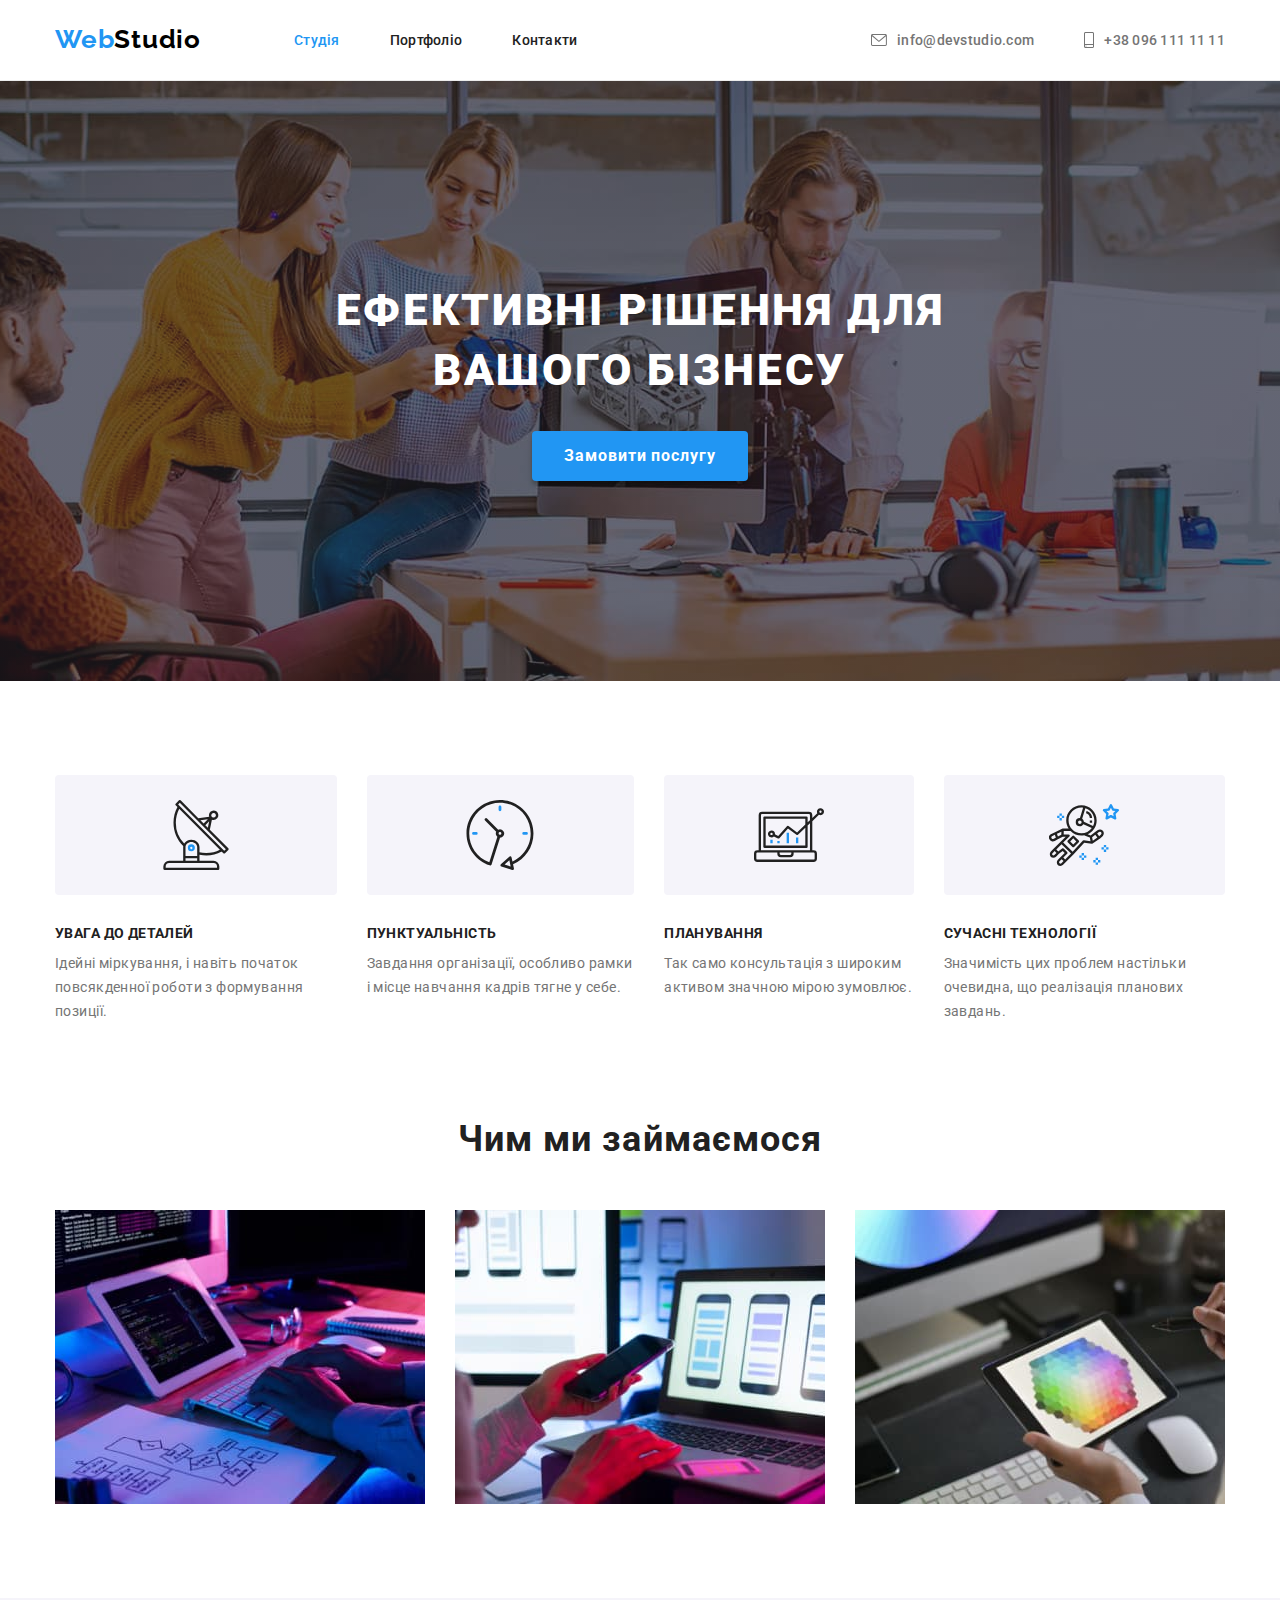
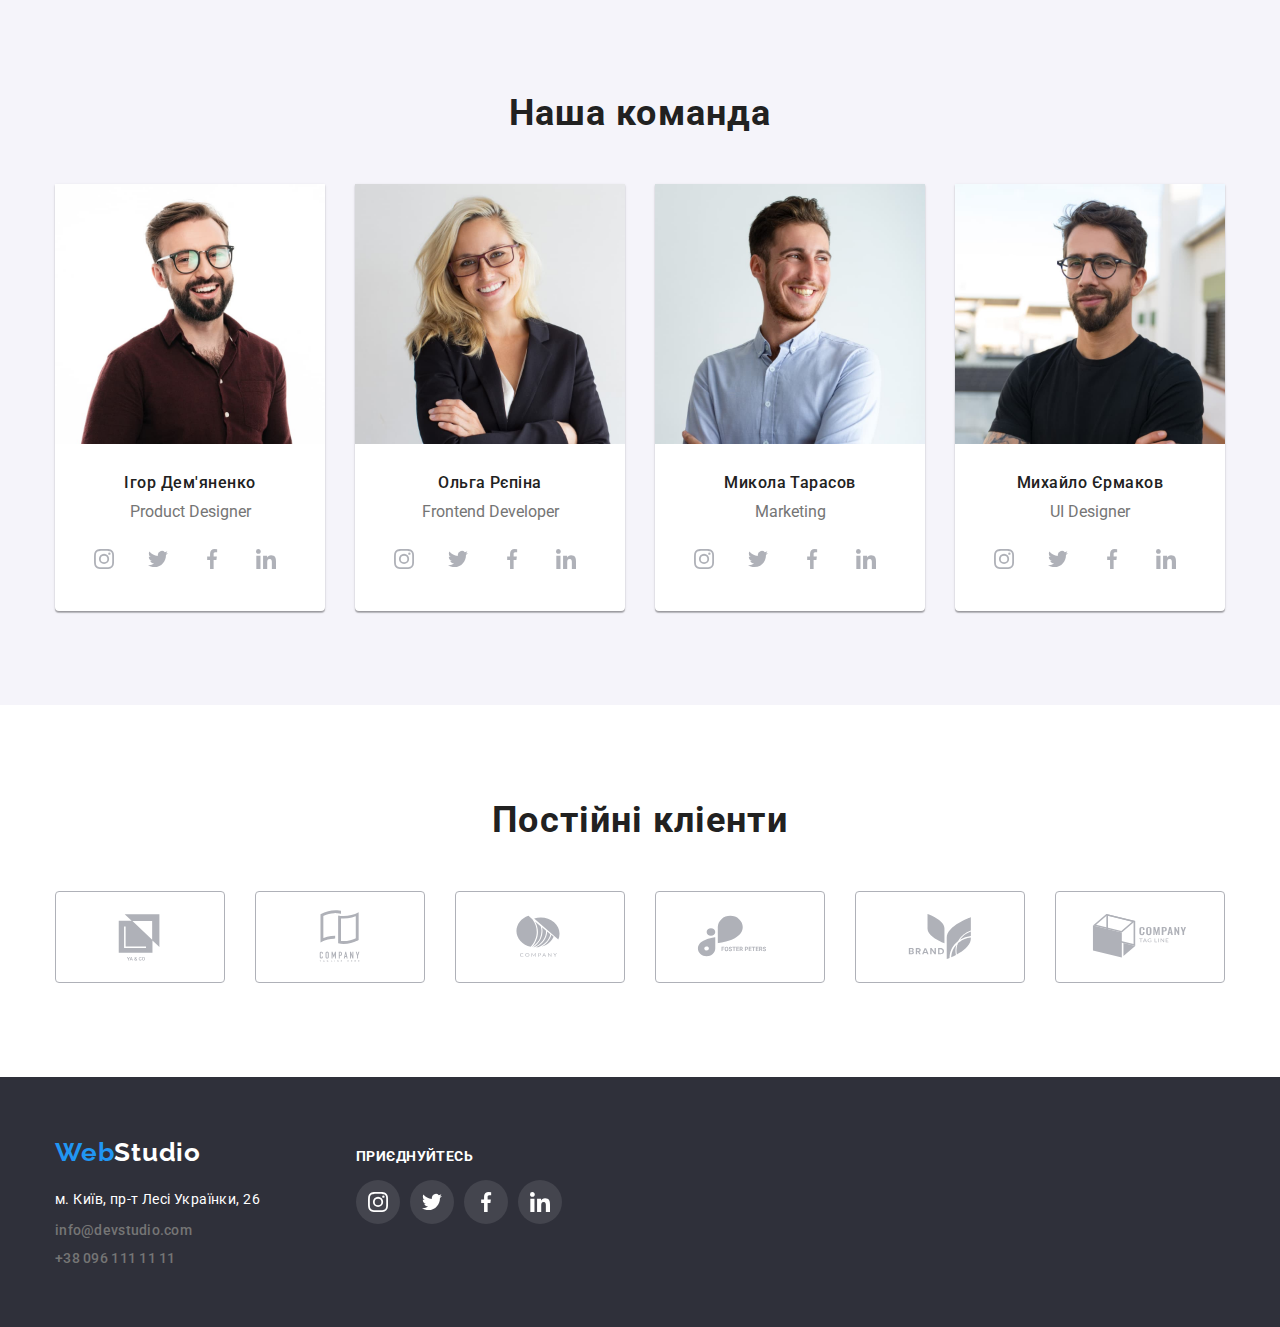
<file: index.html>
<!DOCTYPE html>
<html lang="uk">
  <head>
    <meta charset="UTF-8" />
    <meta http-equiv="X-UA-Compatible" content="IE=edge" />
    <meta name="viewport" content="width=device-width, initial-scale=1.0" />
    <link rel="preconnect" href="https://fonts.googleapis.com" />
    <link rel="preconnect" href="https://fonts.gstatic.com" crossorigin />
    <link href="https://fonts.googleapis.com/css2?family=Raleway:wght@700&family=Roboto:wght@400;500;700;900&display=swap" rel="stylesheet" />
    <link rel="stylesheet" href="https://cdnjs.cloudflare.com/ajax/libs/modern-normalize/1.1.0/modern-normalize.min.css" />
    <link rel="stylesheet" href="./css/style.css" />
    <title>Document</title>
  </head>

  <body>
    <!-- Header -->
    <header class="header-line">
      <div class="container">
        <div class="flex">
          <nav class="flex">
            <a href="./index.html" class="header-logo link flex"><span class="logo-web">Web</span><span class="logo-studio">Studio</span></a>
            <ul class="nav list flex">
              <li>
                <a href="./index.html" class="nav-link flex link current">Студія</a>
              </li>
              <li>
                <a href="./portfolio.html" class="nav-link flex link">Портфоліо</a>
              </li>
              <li>
                <a href="#" class="nav-link flex link">Контакти</a>
              </li>
            </ul>
          </nav>
          <!-- Header contacts -->
          <ul class="auth-nav list flex">
            <li>
              <a href="mailto:info@devstudio.com" class="item flex link">
                <svg class="icon icon-mail" width="16" height="12">
                  <use href="./images/sprite.svg#icon-envelope"></use>
                </svg>info@devstudio.com</a>
            </li>
            <li>
              <a href="tel:+380961111111" class="item flex link">
                <svg class="icon" width="10" height="16">
                  <use href="./images/sprite.svg#icon-smartphone"></use>
                </svg>+38 096 111 11 11</a>
            </li>
          </ul>
        </div>
      </div>
    </header>
    <main>
      <!-- Hero section -->
      <section class="hero">
        <div class="container">
          <h1 class="hero-tittle">Ефективні рішення для вашого бізнесу</h1>
          <button type="button" class="hero-btn center" name="Замовити послугу">Замовити послугу</button>
        </div>
      </section>

      <!-- Content -->
      <section class="section_no_padding">
        <div class="content-features">
          <div class="container">
            <!-- Заголовок "Наші переваги"  невидимий  -->
            <h2 class="visually-hidden">Наші переваги</h2>
            <ul class="content-features-list list flex">
              <li class="content-features-box">
                <div class="icon-sat">
                  <svg class="icon" width="70" height="70"><use href="./images/sprite.svg#icon-antenna"></use></svg>
                </div>
                <h3 class="content-features-item">Увага до деталей</h3>
                <p class="features-text">Ідейні міркування, і навіть початок повсякденної роботи з формування позиції.</p>
              </li>
              <li class="content-features-box">
                <div class="icon-clock">
                  <svg class="icon" width="70" height="70"><use href="./images/sprite.svg#icon-clock"></use></svg>
                </div>
                <h3 class="content-features-item">Пунктуальність</h3>
                <p class="features-text">Завдання організації, особливо рамки і місце навчання кадрів тягне у себе.</p>
              </li>
              <li class="content-features-box">
                <div class="icon-diagram">
                  <svg class="icon" width="70" height="70"><use href="./images/sprite.svg#icon-diagram"></use></svg>
                </div>
                <h3 class="content-features-item">Планування</h3>
                <p class="features-text">Так само консультація з широким активом значною мірою зумовлює.</p>
              </li>
              <li class="content-features-box">
                <div class="icon-astronaut">
                  <svg class="icon" width="70" height="70"><use href="./images/sprite.svg#icon-astronaut"></use></svg>
                </div>
                <h3 class="content-features-item">Сучасні технології</h3>
                <p class="features-text">Значимість цих проблем настільки очевидна, що реалізація планових завдань.</p>
              </li>
            </ul>
          </div>
        </div>
      </section>
      <!-- Work list -->
      <section class="section">
        <div class="container">
          <h2 class="content-tittle">Чим ми займаємося</h2>
          <ul class="flex list">
            <li class="work-list">
              <img src="./images/box1.jpg" alt="Фото процесу роботи співробітника" width="370" />
            </li>
            <li class="work-list">
              <img src="./images/box2.jpg" alt="Фото процесу роботи співробітника" width="370" />
            </li>
            <li class="work-list">
              <img src="./images/box3.jpg" alt="Фото процесу роботи співробітника" width="370" />
            </li>
          </ul>
        </div>
      </section>
      <!-- About -->
      <section class="about">
        <div class="container">
          <h2 class="about-tittle">Наша команда</h2>
          <ul class="about-list list flex">
            <li class="about-li">
              <div class="about-li-item">
                <img src="./images/img1.jpg" alt="Фото співробітника" width="270" />
                <div class="about-name-box">
                  <h3 class="about-name">Ігор Дем'яненко</h3>
                  <p class="about-name-item" lang="en">Product Designer</p>
                  <ul class="icon-list flex list">
                    <li>
                      <a href="" class="icon-social">
                        <svg class="icon" width="20" height="20">
                          <use href="./images/sprite.svg#icon-instagram"></use>
                          </svg>
                        </a>
                    </li>
                    <li>
                      <a href="" class="icon-social"
                        ><svg class="icon" width="20" height="20">
                          <use href="./images/sprite.svg#icon-twitter"></use>
                          </svg>
                        </a>
                    </li>
                    <li>
                      <a href="" class="icon-social">
                        <svg class="icon" width="20" height="20"><use href="./images/sprite.svg#icon-facebook"></use></svg>
                      </a>
                    </li>
                    <li>
                      <a href="" class="icon-social"
                        ><svg class="icon" width="20" height="20"><use href="./images/sprite.svg#icon-linkedin"></use></svg></a>
                    </li>
                  </ul>
                </div>
              </div>
            </li>
            <li class="about-li">
              <div class="about-li-item">
                <img src="./images/img2.jpg" alt="Фото співробітника" width="270" />
                <div class="about-name-box">
                  <h3 class="about-name">Ольга Рєпіна</h3>
                  <p class="about-name-item" lang="en">Frontend Developer</p>
                  <ul class="icon-list flex list">
                    <li>
                      <a href="" class="icon-social">
                        <svg class="icon" width="20" height="20">
                          <use href="./images/sprite.svg#icon-instagram"></use>
                        </svg>
                      </a>
                    </li>
                    <li>
                      <a href="" class="icon-social">
                        <svg class="icon" width="20" height="20">
                          <use href="./images/sprite.svg#icon-twitter"></use>
                        </svg>
                      </a>
                    </li>
                    <li>
                      <a href="" class="icon-social">
                        <svg class="icon" width="20" height="20">
                          <use href="./images/sprite.svg#icon-facebook"></use>
                        </svg>
                      </a>
                    </li>
                    <li>
                      <a href="" class="icon-social">
                        <svg class="icon" width="20" height="20">
                          <use href="./images/sprite.svg#icon-linkedin"></use>
                        </svg>
                      </a>
                    </li>
                  </ul>
                </div>
              </div>
            </li>
            <li class="about-li">
              <div class="about-li-item">
                <img src="./images/img3.jpg" alt="Фото співробітника" width="270" />
                <div class="about-name-box">
                  <h3 class="about-name">Микола Тарасов</h3>
                  <p class="about-name-item" lang="en">Marketing</p>
                  <ul class="icon-list flex list">
                    <li>
                      <a href="" class="icon-social">
                        <svg class="icon" width="20" height="20">
                          <use href="./images/sprite.svg#icon-instagram"></use>
                        </svg>
                      </a>
                    </li>
                    <li>
                      <a href="" class="icon-social">
                        <svg class="icon" width="20" height="20">
                          <use href="./images/sprite.svg#icon-twitter"></use>
                        </svg>
                      </a>
                    </li>
                    <li>
                      <a href="" class="icon-social">
                        <svg class="icon" width="20" height="20">
                          <use href="./images/sprite.svg#icon-facebook"></use>
                        </svg>
                      </a>
                    </li>
                    <li>
                      <a href="" class="icon-social">
                        <svg class="icon" width="20" height="20">
                          <use href="./images/sprite.svg#icon-linkedin"></use>
                        </svg>
                      </a>
                    </li>
                  </ul>
                </div>
              </div>
            </li>
            <li class="about-li">
              <div class="about-li-item">
                <img src="./images/img4.jpg" alt="Фото співробітника" width="270" />
                <div class="about-name-box">
                  <h3 class="about-name">Михайло Єрмаков</h3>
                  <p class="about-name-item" lang="en">UI Designer</p>
                  <ul class="icon-list flex list">
                    <li>
                      <a href="" class="icon-social">
                        <svg class="icon" width="20" height="20">
                          <use href="./images/sprite.svg#icon-instagram"></use>
                        </svg>
                      </a>
                    </li>
                    <li>
                      <a href="" class="icon-social">
                        <svg class="icon" width="20" height="20">
                          <use href="./images/sprite.svg#icon-twitter"></use>
                        </svg>
                      </a>
                    </li>
                    <li>
                      <a href="" class="icon-social">
                        <svg class="icon" width="20" height="20">
                          <use href="./images/sprite.svg#icon-facebook"></use>
                        </svg>
                      </a>
                    </li>
                    <li>
                      <a href="" class="icon-social">
                        <svg class="icon" width="20" height="20">
                          <use href="./images/sprite.svg#icon-linkedin"></use>
                        </svg>
                      </a>
                    </li>
                  </ul>
                </div>
              </div>
            </li>
          </ul>
        </div>
        <!-- Clients -->
      </section>
      <section class="section">
        <div class="container">
          <h2 class="clients-tittle">Постійні кліенти</h2>
          <ul class="clients-icon-list list">
            <li class="icon-client">
              <a href="" class="icon-client-link link">
                <svg class="icon" width="106" height="60">
                  <use href="./images/sprite.svg#icon-logo-a"></use>
                </svg>
              </a>
            </li>
            <li class="icon-client">
              <a href="" class="icon-client-link">
                <svg class="icon" width="106" height="60">
                  <use href="./images/sprite.svg#icon-logo-b"></use>
                </svg>
              </a>
            </li>
            <li class="icon-client">
              <a href="" class="icon-client-link">
                <svg class="icon" width="106" height="60">
                  <use href="./images/sprite.svg#icon-logo-c"></use>
                </svg>
              </a>
            </li>
            <li class="icon-client">
              <a href="" class="icon-client-link">
                <svg class="icon" width="106" height="60">
                  <use href="./images/sprite.svg#icon-logo-d"></use>
                </svg>
              </a>
            </li>
            <li class="icon-client">
              <a href="" class="icon-client-link">
                <svg class="icon" width="106" height="60">
                  <use href="./images/sprite.svg#icon-logo-e"></use>
                </svg>
              </a>
            </li>
            <li class="icon-client">
              <a href="" class="icon-client-link">
                <svg class="icon" width="106" height="60">
                  <use href="./images/sprite.svg#icon-logo-f"></use>
                </svg>
              </a>
            </li>
          </ul>
        </div>
      </section>
    </main>
    <!-- footer -->
    <footer class="footer">
      <div class="footer-box">
        <div class="container footer-container">
          <div class="footer-box-left">
            <div class="footer-logo">
              <a href="./index.html" class="link"><span class="footer-logo-web">Web</span><span class="logo-alter">Studio</span></a>
            </div>
            <address>
              <ul class="footer-list list">
                <li class="footer-list-item">
                  <a href="https://goo.gl/maps/CPtrU1FHBa2aNyZL9" target="_blank" rel="noopener noreferrer nofollow" title="Google map link" class="mail link">м. Київ, пр-т Лесі Українки, 26</a>
                </li>
                <li class="footer-list-item">
                  <a href="mailto:info@devstudio.com" class="footer-item link">info@devstudio.com</a>
                </li>
                <li class="footer-list-item">
                  <a href="tel:+380961111111" class="footer-item link">+38 096 111 11 11</a>
                </li>
              </ul>
            </address>
          </div>
          <div class="footer-box-right">
            <div class="joined">
              <h2 class="joined-tittle">Приєднуйтесь</h2>
              <ul class="icon-footer-list flex list">
                <li>
                  <a href="" class="icon-footer-link">
                    <svg class="icon" width="20" height="20">
                      <use href="./images/sprite.svg#icon-instagram"></use>
                    </svg>
                  </a>
                </li>
                <li>
                  <a href="" class="icon-footer-link">
                    <svg class="icon" width="20" height="20">
                      <use href="./images/sprite.svg#icon-twitter"></use>
                    </svg>
                  </a>
                </li>
                <li>
                  <a href="" class="icon-footer-link">
                    <svg class="icon" width="20" height="20">
                      <use href="./images/sprite.svg#icon-facebook"></use>
                    </svg>
                  </a>
                </li>
                <li>
                  <a href="" class="icon-footer-link">
                    <svg class="icon" width="20" height="20">
                      <use href="./images/sprite.svg#icon-linkedin"></use>
                    </svg>
                  </a>
                </li>
              </ul>
            </div>
          </div>
        </div>
      </div>
    </footer>
  </body>
</html>
</file>
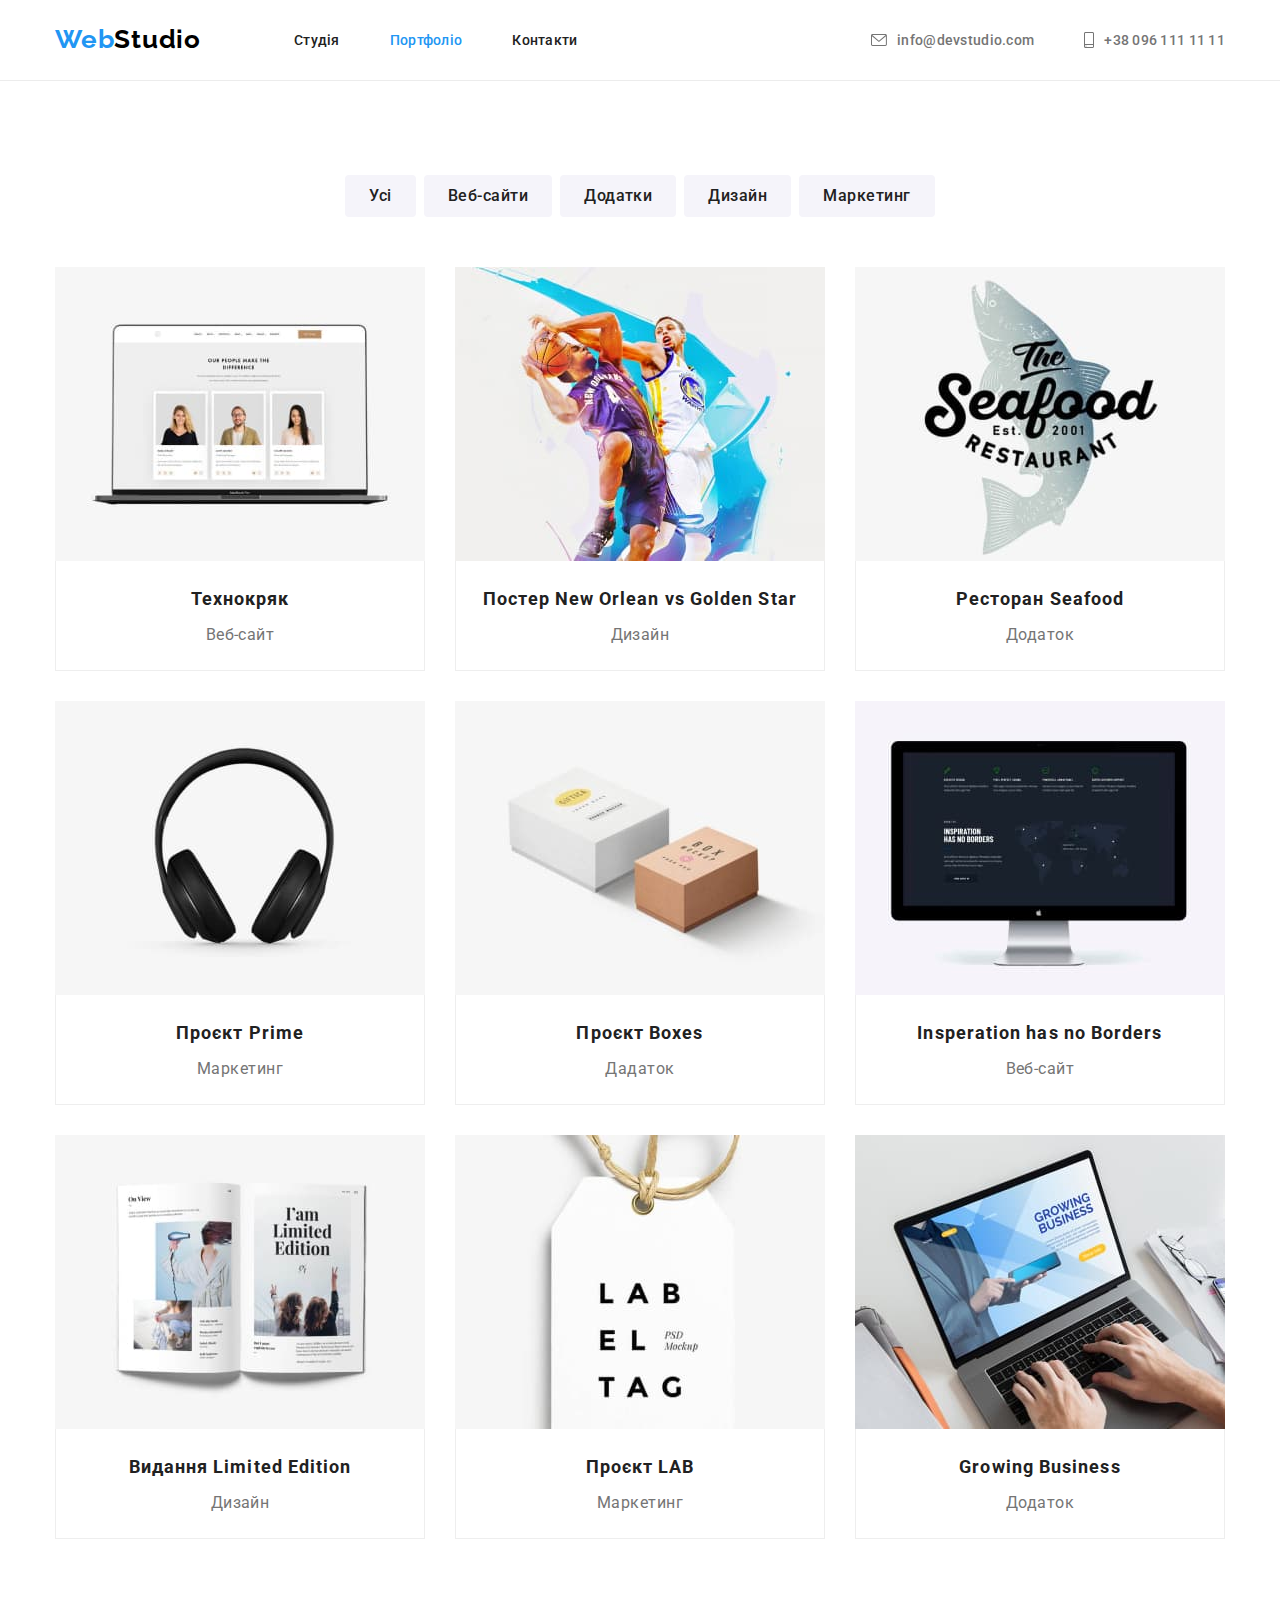
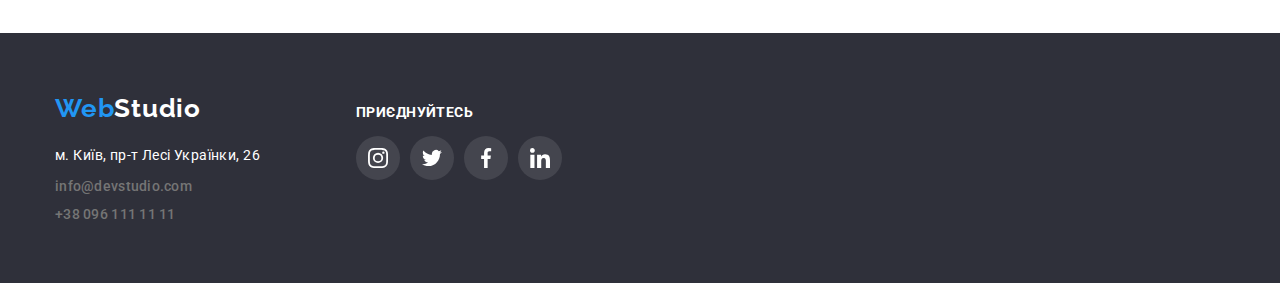
<file: portfolio.html>
<!DOCTYPE html>
<html lang="uk">
  <head>
    <meta charset="UTF-8" />
    <meta http-equiv="X-UA-Compatible" content="IE=edge" />
    <meta name="viewport" content="width=device-width, initial-scale=1.0" />
    <link rel="preconnect" href="https://fonts.googleapis.com" />
    <link rel="preconnect" href="https://fonts.gstatic.com" crossorigin />
    <link href="https://fonts.googleapis.com/css2?family=Montserrat:wght@400;700&family=Raleway:wght@700&family=Roboto:wght@400;500;700;900&display=swap" rel="stylesheet" />
    <link rel="stylesheet" href="https://cdnjs.cloudflare.com/ajax/libs/modern-normalize/1.1.0/modern-normalize.min.css" />
    <link rel="stylesheet" href="css/style.css" />
    <title>Portfolio</title>
  </head>

  <body>
    <!-- Header -->
    <header class="header-line">
      <div class="container">
        <div class="flex">
          <nav class="flex">
            <a href="./index.html" class="header-logo link flex"><span class="logo-web">Web</span><span class="logo-studio">Studio</span></a>
            <ul class="nav list flex">
              <li>
                <a href="./index.html" class="nav-link flex link">Студія</a>
              </li>
              <li>
                <a href="./portfolio.html" class="nav-link flex link current">Портфоліо</a>
              </li>
              <li>
                <a href="#" class="nav-link flex link">Контакти</a>
              </li>
            </ul>
          </nav>
          <!-- Header contacts -->
          <ul class="auth-nav list flex">
            <li>
              <a href="mailto:info@devstudio.com" class="item flex link"
                ><svg class="icon icon-mail" width="16" height="12">
                  <use href="./images/sprite.svg#icon-envelope"></use>
                </svg>info@devstudio.com</a>
            </li>
            <li>
              <a href="tel:+380961111111" class="item flex link">
                <svg class="icon" width="10" height="16">
                  <use href="./images/sprite.svg#icon-smartphone"></use>
                </svg>+38 096 111 11 11</a>
            </li>
          </ul>
        </div>
      </div>
    </header>
    <!-- Main -->
    <main>
      <!-- main nav -->
      <!-- Work list filter -->
      <section class="section">
        <div class="filter">
          <div class="container">
            <h2 class="visually-hidden">Наші роботи</h2>
            <ul class="filter-list list flex">
              <li class="filter-item">
                <button type="button" class="filter-button" aria-label="Усі">Усі</button>
              </li>
              <li class="filter-item">
                <button type="button" class="filter-button" aria-label="Веб-сайти">Веб-сайти</button>
              </li>
              <li class="filter-item">
                <button type="button" class="filter-button" aria-label="Додатки">Додатки</button>
              </li>
              <li class="filter-item">
                <button type="button" class="filter-button" aria-label="Дизайн">Дизайн</button>
              </li>
              <li class="filter-item">
                <button type="button" class="filter-button" aria-label="Маркетинг">Маркетинг</button>
              </li>
            </ul>
          </div>
        </div>
        <!-- Work list -->
        <div class="container">
          <div class="work">
            <ul class="work-lists link list">
              <li class="work-item">
                <a href="" class="work-link-hover link">
                  <img src="./images/techno.jpg" alt="Ноутбук з відкритою веб сторінкою на екрані" width="370" height="294" />
                  <div class="work-card">
                    <h2 class="work-name">Технокряк</h2>
                    <p class="work-name-item">Веб-сайт</p>
                  </div>
                </a>
              </li>
              <li class="work-item">
                <a href="" class="work-link-hover link">
                  <img src="./images/orlean.jpg" alt="#" width="370" height="294" />
                  <div class="work-card">
                    <h2 class="work-name">Постер New Orlean vs Golden Star</h2>
                    <p class="work-name-item">Дизайн</p>
                  </div>
                </a>
              </li>
              <li class="work-item">
                <a href="" class="work-link-hover link">
                  <img src="./images/seafood.jpg" alt="#" width="370" height="294" />
                  <div class="work-card">
                    <h2 class="work-name">Ресторан Seafood</h2>
                    <p class="work-name-item">Додаток</p>
                  </div>
                </a>
              </li>
              <li class="work-item">
                <a href="" class="work-link-hover link">
                  <img src="./images/prime.jpg" alt="#" width="370" height="294" />
                  <div class="work-card">
                    <h2 class="work-name">Проєкт Prime</h2>
                    <p class="work-name-item">Маркетинг</p>
                  </div>
                </a>
              </li>
              <li class="work-item">
                <a href="" class="work-link-hover link">
                  <img src="./images/boxes.jpg" alt="#" width="370" height="294" />
                  <div class="work-card">
                    <h2 class="work-name">Проєкт Boxes</h2>
                    <p class="work-name-item">Дадаток</p>
                  </div>
                </a>
              </li>
              <li class="work-item">
                <a href="" class="work-link-hover link">
                  <img src="./images/borders.jpg" alt="#" width="370" height="294" />
                  <div class="work-card">
                    <h2 class="work-name">Insperation has no Borders</h2>
                    <p class="work-name-item">Веб-сайт</p>
                  </div>
                </a>
              </li>
              <li class="work-item">
                <a href="" class="work-link-hover link">
                  <img src="./images/limited.jpg" alt="#" width="370" height="294" />
                  <div class="work-card">
                    <h2 class="work-name">Видання Limited Edition</h2>
                    <p class="work-name-item">Дизайн</p>
                  </div>
                </a>
              </li>
              <li class="work-item">
                <a href="" class="work-link-hover link">
                  <img src="./images/lab.jpg" alt="#" width="370" height="294" />
                  <div class="work-card">
                    <h2 class="work-name">Проєкт LAB</h2>
                    <p class="work-name-item">Маркетинг</p>
                  </div>
                </a>
              </li>
              <li class="work-item">
                <a href="" class="work-link-hover link">
                  <img src="./images/business.jpg" alt="#" width="370" height="294" />
                  <div class="work-card">
                    <h2 class="work-name">Growing Business</h2>
                    <p class="work-name-item">Додаток</p>
                  </div>
                </a>
              </li>
            </ul>
          </div>
        </div>
      </section>
    </main>
    <!-- footer -->
    <footer class="footer">
      <div class="footer-box">
        <div class="container footer-container">
          <div class="footer-box-left">
            <div class="footer-logo">
              <a href="./index.html" class="link"><span class="footer-logo-web">Web</span><span class="logo-alter">Studio</span></a>
            </div>
            <address>
              <ul class="footer-list list">
                <li class="footer-list-item">
                  <a href="https://goo.gl/maps/CPtrU1FHBa2aNyZL9" target="_blank" rel="noopener noreferrer nofollow" title="Google map link" class="mail link">м. Київ, пр-т Лесі Українки, 26</a>
                </li>
                <li class="footer-list-item">
                  <a href="mailto:info@devstudio.com" class="footer-item link">info@devstudio.com</a>
                </li>
                <li class="footer-list-item">
                  <a href="tel:+380961111111" class="footer-item link">+38 096 111 11 11</a>
                </li>
              </ul>
            </address>
          </div>
          <div class="footer-box-right">
            <div class="joined">
              <h2 class="joined-tittle">Приєднуйтесь</h2>
              <ul class="icon-footer-list flex list">
                <li>
                  <a href="" class="icon-footer-link">
                    <svg class="icon" width="20" height="20">
                      <use href="./images/sprite.svg#icon-instagram"></use>
                    </svg>
                  </a>
                </li>
                <li>
                  <a href="" class="icon-footer-link">
                    <svg class="icon" width="20" height="20">
                      <use href="./images/sprite.svg#icon-twitter"></use>
                    </svg>
                  </a>
                </li>
                <li>
                  <a href="" class="icon-footer-link">
                    <svg class="icon" width="20" height="20">
                      <use href="./images/sprite.svg#icon-facebook"></use>
                    </svg>
                  </a>
                </li>
                <li>
                  <a href="" class="icon-footer-link">
                    <svg class="icon" width="20" height="20">
                      <use href="./images/sprite.svg#icon-linkedin"></use>
                    </svg>
                  </a>
                </li>
              </ul>
            </div>
          </div>
        </div>
      </div>
    </footer>
  </body>
</html>
</file>
<file: css/style.css>
/* Global */
body {
    background-color: #ffffff;
    color: var(--primary-text-color);
    font-family: 'Roboto', sans-serif;
}

:root {
    --head-footter-bgc: #2F303A;
    --primary-text-color: #757575;
    --second-text-color: #212121;
    --accent-color: #2196F3;
    --second-bg-color: #F5F4FA;
    --second-btn-color: #FFFFFF;
    --logo-black-color: #000000;
    --second-bt-bg: #188CE8;
    --hdr-border-color: #ECECEC;
    --work-card-border-color: #EEEEEE;
    --features-card-bg: #F5F4FA;
    --icon-prymary-color: #AFB1B8;
    --footer-link-bg-color: rgba(255, 255, 255, 0.1);
}

* {
    margin: 0;
    padding: 0;
    box-sizing: border-box;
}

.visually-hidden {
    position: absolute;
    white-space: nowrap;
    width: 1px;
    height: 1px;
    overflow: hidden;
    border: 0;
    padding: 0;
    clip: rect(0 0 0 0);
    clip-path: inset(50%);
    margin: -1px;
}

.list {
    list-style: none;
    padding: 0;
    margin: 0;
}

.link {
    text-decoration: none;
    color: inherit;
}

.flex {
    display: flex;
}

.section {
    padding: 94px 0;
}

.section_no_padding {
    padding-top: 94px;
}

.container {
    width: 100%;
    max-width: 1200px;
    margin-left: auto;
    margin-right: auto;
    padding-left: 15px;
    padding-right: 15px;
}

/* Header */

.header-logo {
    margin-right: 93px;
}

.nav-box {
    display: flex;
}

.logo {
    display: flex;
}

.logo-web {
    display: block;
    padding-top: 24px;
    padding-bottom: 25px;

    color: var(--accent-color);
    font-family: 'Raleway';
    font-style: normal;
    font-weight: 700;
    font-size: 26px;
    line-height: 1.1920;
    letter-spacing: 0.03em;
}

.logo-studio {

    display: block;
    padding-top: 24px;
    padding-bottom: 25px;

    color: var(--logo-black-color);

    font-family: 'Raleway';
    font-style: normal;
    font-weight: 700;
    font-size: 26px;
    line-height: 1.1920;
    letter-spacing: 0.03em;
}

/* Site nav */

.nav {
    display: flex;
}

.nav>li:not(:last-child) {
    margin-right: 50px;
}

.nav-link {
    display: block;
    padding-top: 32px;
    padding-bottom: 32px;

    color: var(--second-text-color);

    font-family: 'Roboto';
    font-style: normal;
    font-weight: 500;
    font-size: 14px;
    line-height: 1.1721;
    letter-spacing: 0.02em;
}

.nav-link:hover,
.nav-link:focus {
    color: var(--accent-color);
}



.auth-nav {
    display: flex;
    margin-left: auto;
}

/* Почемуто не работает такой тип записи */
/* .auth-nav .item + .item {
    margin-left: 50px;
    background-color: red;
} */

/* .auth-nav>li:first-child {
    margin-left: 340px;
} */

.auth-nav>li:not(:last-child) {
    margin-right: 50px;
}

.item {
    display: flex;
    padding-top: 32px;
    padding-bottom: 32px;
    color: var(--primary-text-color);

    font-family: 'Roboto';
    font-style: normal;
    font-weight: 500;
    font-size: 14px;
    line-height: 1.1721;
    letter-spacing: 0.02em;
}

.item>.icon {
    display: flex;
    margin-right: 10px;
}

.icon-mail {
    margin-top: 2px;
}

.item:hover,
.item:focus {
    color: var(--accent-color);
}

.current {
    color: var(--accent-color);
}

img {
    display: block;
    max-width: 100%;
    height: auto;
}

/* Index html */
/* Hero */

.hero {
    width: 100%;
    margin: 0 auto;

    background-color: var(--head-footter-bgc);
    background-image: linear-gradient(to right, rgba(47, 48, 58, 0.4), rgba(47, 48, 58, 0.4)), url(../images/hero.jpg);
    background-repeat: no-repeat;
    background-position: 50% 50%;


    text-align: center;
}

.hero-tittle {
    display: block;
    max-width: 696px;
    width: 100%;
    margin-top: 0;
    margin-bottom: 0;
    margin-left: auto;
    margin-right: auto;
    padding-top: 200px;
    padding-bottom: 30px;

    color: var(--second-btn-color);

    font-family: 'Roboto';
    font-style: normal;
    font-weight: 900;
    font-size: 44px;
    line-height: 1.3636;
    letter-spacing: 0.06em;
    text-transform: uppercase;
    text-align: center;
}

/* Content */

.content-features {
    width: 100%;
    margin: 0 auto;

    background-color: var(--second-btn-color);
}

.content-tittle,
.content-features-item {
    color: var(--second-text-color);
}

.content-features-item {
    font-family: 'Roboto';
    font-style: normal;
    font-weight: 700;
    font-size: 14px;
    line-height: 1.1721;
    letter-spacing: 0.03em;
    text-transform: uppercase;
}

.content-features-box {
    width: calc((100%-90px) / 4);
}

.icon-sat {
    display: flex;
    height: 120px;
    background-color: var(--features-card-bg);
    border-radius: 4px;
    margin-bottom: 30px;
    align-items: center;
    justify-content: center;
}

.icon-clock {
    display: flex;
    height: 120px;
    background-color: var(--features-card-bg);
    border-radius: 4px;
    margin-bottom: 30px;
    align-items: center;
    justify-content: center;
}

.icon-diagram {
    display: flex;
    height: 120px;
    background-color: var(--features-card-bg);
    border-radius: 4px;
    margin-bottom: 30px;
    align-items: center;
    justify-content: center;
}

.icon-astronaut {
    display: flex;
    height: 120px;
    background-color: var(--features-card-bg);
    border-radius: 4px;
    margin-bottom: 30px;
    align-items: center;
    justify-content: center;
}

.content-features-box:not(:last-child) {
    margin-right: 30px;

    justify-content: space-between;
}

.features-text {
    margin-bottom: 0;
    margin-top: 10px;

    font-family: 'Roboto';
    font-style: normal;
    font-weight: 400;
    font-size: 14px;
    line-height: 1.7142;
    letter-spacing: 0.03em;
}

.content-tittle {
    padding-bottom: 50px;

    font-family: 'Roboto';
    font-style: normal;
    font-weight: 700;
    font-size: 36px;
    line-height: 1.1719;
    text-align: center;
    letter-spacing: 0.03em;
}

/* Work list */

.work-list {
    display: flex;
    justify-content: space-between;
}

.work-list:not(:last-child) {
    margin-right: 30px;
}

.content {
    width: 100%;
    margin: 0 auto;

    background-color: var(--second-btn-color);
}

/* About */

.about {
    width: 100%;
    margin: 0 auto;

    background-color: var(--second-bg-color);
}

.about-list {
    justify-content: space-between;
}

.about-li {
    display: flex;
    justify-content: space-between;
    padding-bottom: 94px;

    text-align: center;
}

/* .about-li:not(:last-child) {
    margin-right: 30px;
} */

.about-li-item {
    background-color: var(--second-btn-color);
    box-shadow: 0px 1px 3px rgba(0, 0, 0, 0.12), 0px 1px 1px rgba(0, 0, 0, 0.14), 0px 2px 1px rgba(0, 0, 0, 0.2);
    border-radius: 0px 0px 4px 4px;
}

.about-tittle,
.about-name {
    color: var(--second-text-color);
}

.about-tittle {
    padding-bottom: 50px;
    padding-top: 94px;

    font-family: 'Roboto';
    font-style: normal;
    font-weight: 700;
    font-size: 36px;
    line-height: 1.1719;
    text-align: center;
    letter-spacing: 0.03em;
}

.about-name-box {
    padding-top: 30px;
    padding-bottom: 30px;
}

.about-name {
    font-family: 'Roboto';
    font-style: normal;
    font-weight: 500;
    font-size: 16px;
    line-height: 1.1718;
    text-align: center;
    letter-spacing: 0.03em;
}

.about-name-item {
    margin-top: 10px;
}

.icon-list {
    margin-top: 16px;
    justify-content: center;
    display: flex;
}

.icon-social {
    display: flex;
    margin-right: 10px;
    color: var(--icon-prymary-color);
    width: 44px;
    height: 44px;
    border-radius: 50%;
    align-items: center;
    justify-content: center;
}

.icon-social:hover,
.icon-social:focus {
    color: var(--second-btn-color);
    background-color: var(--accent-color);
}

/* Clients */
.icon-client-link {
    display: flex;
    width: 100%;
    height: 100%;

    border: 1px solid var(--icon-prymary-color);
    border-radius: 4px;
    align-items: center;
    justify-content: center;
    color: var(--icon-prymary-color);

}

.icon-client-link:hover,
.icon-client-link:focus {
    color: var(--accent-color);
    border-color: var(--accent-color);
    fill: currentColor;
}

.clients-tittle {
    font-family: 'Roboto';
    font-style: normal;
    font-weight: 700;
    font-size: 36px;
    line-height: 1.1719;
    text-align: center;
    letter-spacing: 0.03em;
    margin-bottom: 50px;

    color: #212121;
}

.clients-icon-list {
    display: flex;
}

.icon-client {
    display: flex;
    height: 92px;
    /* width: calc((100% - 150px) / 6); */
    width: calc(100%/6 - 30px/6*5);
}

.icon-client:not(:last-child) {
    margin-right: 30px;
}



.icon {
    fill: currentColor;
}

/* Footer */

.footer {
    padding-top: 60px;
    padding-bottom: 60px;
    background-color: var(--head-footter-bgc);
}

.footer-box {
    width: 100%;
    margin: 0 auto;
}

.footer-container {
    display: flex;
    align-items: baseline;
}

.footer-box-left {
    width: 231px;
    margin-right: 70px;
}

.footer-logo {
    margin-bottom: 20px;
}

.footer-logo-web {
    color: var(--accent-color);

    font-family: 'Raleway';
    font-style: normal;
    font-weight: 700;
    font-size: 26px;
    line-height: 1.1923;
    letter-spacing: 0.03em;
}

.logo-alter {
    color: var(--second-btn-color);

    font-family: 'Raleway';
    font-style: normal;
    font-weight: 700;
    font-size: 26px;
    line-height: 1.1923;
    letter-spacing: 0.03em;
}

.footer-list-item {
    display: block;
}

.footer-list-item:not(:last-child) {
    margin-bottom: 9px;
}

.footer-item {
    color: var(--primary-text-color);

    font-family: 'Roboto';
    font-style: normal;
    font-weight: 500;
    font-size: 14px;
    line-height: 1.1721;
    letter-spacing: 0.02em;
}

.footer-item:hover,
.footer-item:focus {
    color: var(--accent-color);
}

.mail {
    color: var(--second-btn-color);
    font-family: 'Roboto';
    font-style: normal;
    font-weight: 400;
    font-size: 14px;
    line-height: 1.7142;
    letter-spacing: 0.03em;
}

.mail:hover,
.mail:focus {
    color: var(--accent-color);
}

.joined-tittle {
    font-family: 'Roboto';
    font-style: normal;
    font-weight: 700;
    font-size: 14px;
    line-height: 1.1428;
    letter-spacing: 0.03em;
    text-transform: uppercase;

    color: #FFFFFF;
}

.icon-footer-list {
    margin-top: 16px;
    justify-content: center;
    display: flex;
}

.icon-footer-link {
    display: flex;
    margin-right: 10px;
    color: var(--icon-prymary-color);
    width: 44px;
    height: 44px;
    border-radius: 50%;
    align-items: center;
    justify-content: center;
    background-color: var(--footer-link-bg-color);
    color: var(--second-btn-color);
}

.icon-footer-link:hover,
.icon-footer-link:focus {
    background-color: var(--accent-color);
}

/* Portfolio html */

.header-line {
    border-bottom: 1px solid var(--hdr-border-color);
    width: 100%;
    margin: 0 auto;
}

/* filter-list */

.filter-tittle {
    color: var(--second-btn-color);
}

.filter-list {
    display: flex;
    justify-content: center;
}

.filter-item {
    display: block;
    margin-bottom: 50px;
}

.filter-item:not(:last-child) {
    margin-right: 8px;
}

/* work-list */

.work-lists {
    display: flex;
    flex-wrap: wrap;
}

.work-item {
    width: calc((100% - 60px) / 3);
    margin-right: 30px;
    margin-bottom: 30px;
}

.work-item:nth-child(3n) {
    margin-right: 0;
}

.work-item:nth-last-child(-n + 3) {
    margin-bottom: 0px;
}

.work-card {
    padding: 0 24px;
    border: 1px solid var(--work-card-border-color);
    border-top: none;
    text-align: center;
    padding-top: 20px;
    padding-bottom: 20px;
}

.work-name {
    font-family: 'Roboto';
    font-style: normal;
    font-weight: 700;
    font-size: 18px;
    line-height: 2;
    letter-spacing: 0.06em;
    padding-bottom: 3px;
}

.work-name-item {
    font-family: 'Roboto';
    font-style: normal;
    font-weight: 400;
    font-size: 16px;
    line-height: 1.875;
    letter-spacing: 0.03em;
}

/* Button */

.hero-btn {
    max-width: 216px;
    width: 100%;
    height: 50px;
    border-radius: 4px;
    margin-bottom: 200px;

    color: var(--second-btn-color);
    background-color: var(--accent-color);
    border-color: transparent;
    cursor: pointer;

    font-family: 'Roboto';
    font-style: normal;
    font-weight: 700;
    font-size: 16px;
    line-height: 1.875;
    letter-spacing: 0.06em;
    box-shadow: 0px 4px 4px rgba(0, 0, 0, 0.25);

}

.hero-btn:hover,
.hero-btn:focus {
    width: 216px;
    height: 50px;
    border-radius: 4px;

    background-color: var(--second-bt-bg);
    box-shadow: 0px 4px 4px rgba(0, 0, 0, 0);
}

.filter-button {
    cursor: pointer;
    border-radius: 4px;
    padding: 6px 22px;


    color: var(--second-text-color);
    background-color: var(--second-bg-color);
    border-color: transparent;

    font-family: 'Roboto';
    font-style: normal;
    font-weight: 500;
    font-size: 16px;
    line-height: 1.625;
    text-align: center;
    letter-spacing: 0.03em;
}

.filter-button:hover,
.filter-button:focus {
    color: var(--second-btn-color);
    background-color: var(--accent-color);
    border-color: transparent;
    box-shadow: 0px 3px 1px rgba(0, 0, 0, 0.1), 0px 1px 2px rgba(0, 0, 0, 0.08), 0px 2px 2px rgba(0, 0, 0, 0.12);
}

/* work-list */
.work-name {
    color: var(--second-text-color);
    font-family: 'Roboto';
    font-style: normal;
    font-weight: 700;
    font-size: 18px;
    line-height: 2;
    letter-spacing: 0.06em;
}

.work-item:hover,
.work-item:focus {
    box-shadow: 0px 1px 1px rgba(0, 0, 0, 0.12), 0px 4px 4px rgba(0, 0, 0, 0.06),
        1px 4px 6px rgba(0, 0, 0, 0.16);
}
</file>
